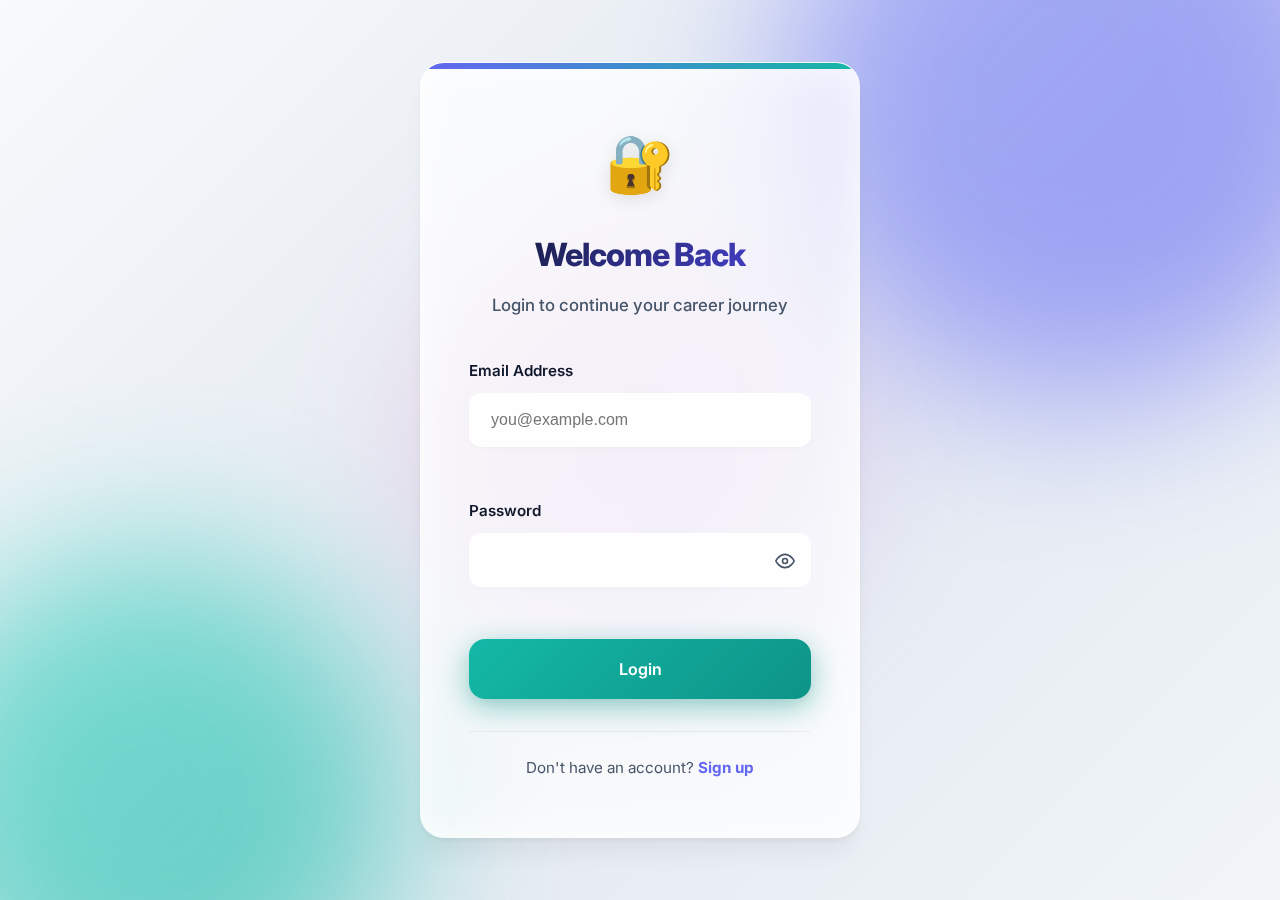
<file: static/login.html>
<!DOCTYPE html>
<html lang="en">

<head>
    <meta charset="UTF-8">
    <meta name="viewport" content="width=device-width, initial-scale=1.0">
    <title>Login - Gradpilot</title>
    <link rel="preconnect" href="https://fonts.googleapis.com">
    <link rel="preconnect" href="https://fonts.gstatic.com" crossorigin>
    <link href="https://fonts.googleapis.com/css2?family=Inter:wght@300;400;500;600;700;800&display=swap"
        rel="stylesheet">
    <link rel="stylesheet" href="styles.css">
</head>

<body>
    <div class="app-background">
        <div class="gradient-orb gradient-orb-1"></div>
        <div class="gradient-orb gradient-orb-2"></div>
        <div class="gradient-orb gradient-orb-3"></div>
    </div>

    <div class="auth-container">
        <div class="glass-card auth-card">
            <div class="auth-header">
                <span class="auth-icon">🔐</span>
                <h2>Welcome Back</h2>
                <p>Login to continue your career journey</p>
            </div>

            <form id="login-form" class="auth-form">
                <div class="form-group">
                    <label for="email">Email Address</label>
                    <input type="email" id="email" required placeholder="you@example.com">
                </div>

                <div class="form-group" style="position: relative;">
                    <label for="password">Password</label>
                    <input type="password" id="password" name="password" required>
                    <button type="button" id="toggle-password" class="password-toggle"
                        aria-label="Toggle password visibility">
                        <svg class="eye-open" width="20" height="20" viewBox="0 0 24 24" fill="none"
                            stroke="currentColor" stroke-width="2">
                            <path d="M1 12s4-8 11-8 11 8 11 8-4 8-11 8-11-8-11-8z"></path>
                            <circle cx="12" cy="12" r="3"></circle>
                        </svg>
                        <svg class="eye-closed" width="20" height="20" viewBox="0 0 24 24" fill="none"
                            stroke="currentColor" stroke-width="2" style="display: none;">
                            <path
                                d="M17.94 17.94A10.07 10.07 0 0 1 12 20c-7 0-11-8-11-8a18.45 18.45 0 0 1 5.06-5.94M9.9 4.24A9.12 9.12 0 0 1 12 4c7 0 11 8 11 8a18.5 18.5 0 0 1-2.16 3.19m-6.72-1.07a3 3 0 1 1-4.24-4.24">
                            </path>
                            <line x1="1" y1="1" x2="23" y2="23"></line>
                        </svg>
                    </button>
                </div>

                <div id="login-error" class="error-message"></div>

                <button type="submit" class="submit-button">
                    <span class="btn-content">Login</span>
                </button>
            </form>

            <div class="auth-footer">
                <p>Don't have an account? <a href="register.html">Sign up</a></p>
            </div>
        </div>
    </div>

    <script src="script.js"></script>
</body>

</html>
</file>
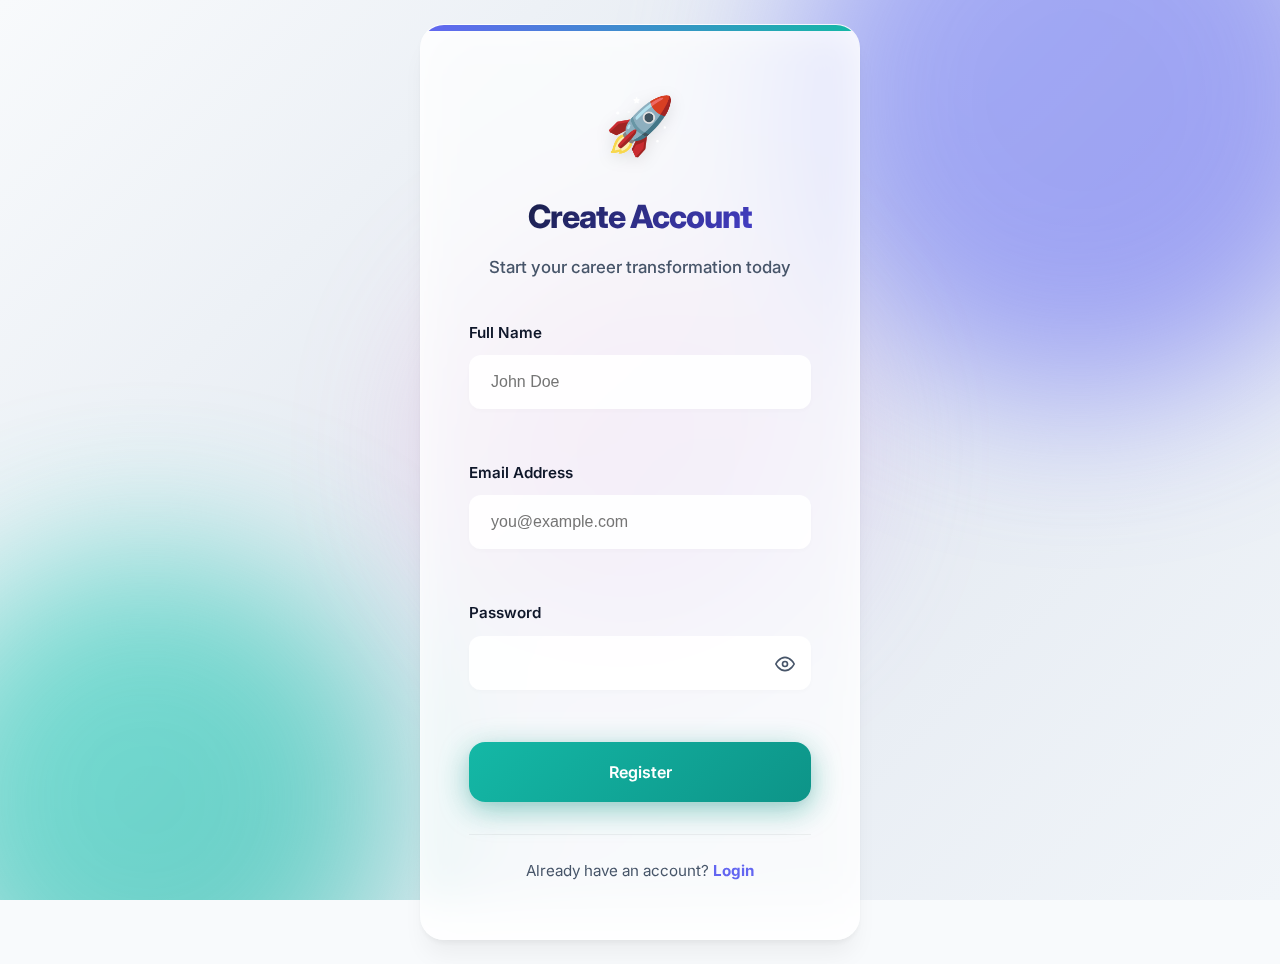
<file: static/register.html>
<!DOCTYPE html>
<html lang="en">

<head>
    <meta charset="UTF-8">
    <meta name="viewport" content="width=device-width, initial-scale=1.0">
    <title>Register - Gradpilot</title>
    <link rel="preconnect" href="https://fonts.googleapis.com">
    <link rel="preconnect" href="https://fonts.gstatic.com" crossorigin>
    <link href="https://fonts.googleapis.com/css2?family=Inter:wght@300;400;500;600;700;800&display=swap"
        rel="stylesheet">
    <link rel="stylesheet" href="styles.css">
</head>

<body>
    <div class="app-background">
        <div class="gradient-orb gradient-orb-1"></div>
        <div class="gradient-orb gradient-orb-2"></div>
        <div class="gradient-orb gradient-orb-3"></div>
    </div>

    <div class="auth-container">
        <div class="glass-card auth-card">
            <div class="auth-header">
                <span class="auth-icon">🚀</span>
                <h2>Create Account</h2>
                <p>Start your career transformation today</p>
            </div>

            <form id="register-form" class="auth-form">
                <div class="form-group">
                    <label for="fullname">Full Name</label>
                    <input type="text" id="fullname" required placeholder="John Doe">
                </div>

                <div class="form-group">
                    <label for="email">Email Address</label>
                    <input type="email" id="email" required placeholder="you@example.com">
                </div>

                <div class="form-group" style="position: relative;">
                    <label for="password">Password</label>
                    <input type="password" id="password" name="password" required>
                    <button type="button" id="toggle-password" class="password-toggle"
                        aria-label="Toggle password visibility">
                        <svg class="eye-open" width="20" height="20" viewBox="0 0 24 24" fill="none"
                            stroke="currentColor" stroke-width="2">
                            <path d="M1 12s4-8 11-8 11 8 11 8-4 8-11 8-11-8-11-8z"></path>
                            <circle cx="12" cy="12" r="3"></circle>
                        </svg>
                        <svg class="eye-closed" width="20" height="20" viewBox="0 0 24 24" fill="none"
                            stroke="currentColor" stroke-width="2" style="display: none;">
                            <path
                                d="M17.94 17.94A10.07 10.07 0 0 1 12 20c-7 0-11-8-11-8a18.45 18.45 0 0 1 5.06-5.94M9.9 4.24A9.12 9.12 0 0 1 12 4c7 0 11 8 11 8a18.5 18.5 0 0 1-2.16 3.19m-6.72-1.07a3 3 0 1 1-4.24-4.24">
                            </path>
                            <line x1="1" y1="1" x2="23" y2="23"></line>
                        </svg>
                    </button>
                </div>

                <div id="register-error" class="error-message"></div>

                <button type="submit" class="submit-button">
                    <span class="btn-content">Register</span>
                </button>
            </form>

            <div class="auth-footer">
                <p>Already have an account? <a href="login.html">Login</a></p>
            </div>
        </div>
    </div>

    <script src="script.js"></script>
</body>

</html>
</file>
<file: static/styles.css>
* {
    margin: 0;
    padding: 0;
    box-sizing: border-box;
}

:root {
    --primary: #6366F1;
    --primary-dark: #4F46E5;
    --primary-darker: #4338CA;
    --primary-light: #818CF8;
    --primary-glow: rgba(99, 102, 241, 0.4);

    --accent: #14B8A6;
    --accent-dark: #0D9488;
    --accent-light: #2DD4BF;
    --accent-glow: rgba(20, 184, 166, 0.4);

    --surface: rgba(255, 255, 255, 0.7);
    --surface-solid: #FFFFFF;
    --surface-elevated: rgba(255, 255, 255, 0.85);

    --bg-primary: #F8FAFC;
    --bg-secondary: #F1F5F9;
    --bg-chat: #F8FAFC;

    --text-primary: #0F172A;
    --text-secondary: #475569;
    --text-tertiary: #94A3B8;

    --border: rgba(148, 163, 184, 0.2);
    --border-focus: rgba(99, 102, 241, 0.5);

    --error: #EF4444;
    --error-light: #FEE2E2;

    --shadow-xs: 0 1px 2px rgba(0, 0, 0, 0.04);
    --shadow-sm: 0 2px 8px rgba(0, 0, 0, 0.04), 0 1px 2px rgba(0, 0, 0, 0.06);
    --shadow-md: 0 4px 16px rgba(0, 0, 0, 0.06), 0 2px 4px rgba(0, 0, 0, 0.04);
    --shadow-lg: 0 8px 32px rgba(0, 0, 0, 0.08), 0 4px 8px rgba(0, 0, 0, 0.04);
    --shadow-xl: 0 16px 48px rgba(0, 0, 0, 0.1), 0 8px 16px rgba(0, 0, 0, 0.06);
    --shadow-glow: 0 0 40px var(--primary-glow);

    --radius-sm: 8px;
    --radius-md: 12px;
    --radius-lg: 16px;
    --radius-xl: 24px;
    --radius-full: 9999px;

    --transition-fast: 150ms cubic-bezier(0.4, 0, 0.2, 1);
    --transition-base: 250ms cubic-bezier(0.4, 0, 0.2, 1);
    --transition-slow: 350ms cubic-bezier(0.4, 0, 0.2, 1);
    --transition-spring: 500ms cubic-bezier(0.175, 0.885, 0.32, 1.275);
}

html {
    scroll-behavior: smooth;
}

body {
    font-family: 'Inter', -apple-system, BlinkMacSystemFont, 'Segoe UI', Roboto, sans-serif;
    background: var(--bg-primary);
    color: var(--text-primary);
    line-height: 1.6;
    min-height: 100vh;
    overflow-x: hidden;
    -webkit-font-smoothing: antialiased;
    -moz-osx-font-smoothing: grayscale;
}

.app-background {
    position: fixed;
    top: 0;
    left: 0;
    right: 0;
    bottom: 0;
    z-index: -1;
    overflow: hidden;
    background: linear-gradient(135deg, #F8FAFC 0%, #E2E8F0 50%, #F1F5F9 100%);
}

.gradient-orb {
    position: absolute;
    border-radius: 50%;
    filter: blur(80px);
    opacity: 0.6;
    animation: float 20s ease-in-out infinite;
}

.gradient-orb-1 {
    width: 600px;
    height: 600px;
    background: linear-gradient(135deg, var(--primary-light), var(--primary));
    top: -200px;
    right: -100px;
    animation-delay: 0s;
}

.gradient-orb-2 {
    width: 500px;
    height: 500px;
    background: linear-gradient(135deg, var(--accent-light), var(--accent));
    bottom: -150px;
    left: -100px;
    animation-delay: -7s;
}

.gradient-orb-3 {
    width: 400px;
    height: 400px;
    background: linear-gradient(135deg, #F472B6, #A78BFA);
    top: 50%;
    left: 50%;
    transform: translate(-50%, -50%);
    animation-delay: -14s;
    opacity: 0.3;
}

@keyframes float {

    0%,
    100% {
        transform: translate(0, 0) scale(1);
    }

    25% {
        transform: translate(30px, -30px) scale(1.05);
    }

    50% {
        transform: translate(-20px, 20px) scale(0.95);
    }

    75% {
        transform: translate(-30px, -20px) scale(1.02);
    }
}

.container {
    width: 100%;
    max-width: 1400px;
    height: 100vh;
    /* Full viewport height */
    display: flex;
    flex-direction: column;
    margin: 0 auto;
    padding: 24px;
    position: relative;
    z-index: 10;
}

.glass-header {
    background: linear-gradient(135deg, var(--primary) 0%, var(--primary-darker) 100%);
    padding: 40px 48px;
    border-radius: var(--radius-xl);
    margin-bottom: 24px;
    position: relative;
    overflow: hidden;
    box-shadow: var(--shadow-xl), 0 0 60px rgba(99, 102, 241, 0.2);
}

.header-content {
    display: flex;
    align-items: center;
    gap: 24px;
    position: relative;
    z-index: 2;
}

.header-badge {
    width: 72px;
    height: 72px;
    background: rgba(255, 255, 255, 0.2);
    backdrop-filter: blur(10px);
    border-radius: var(--radius-lg);
    display: flex;
    align-items: center;
    justify-content: center;
    border: 1px solid rgba(255, 255, 255, 0.3);
    box-shadow: 0 8px 32px rgba(0, 0, 0, 0.1);
}

.badge-icon {
    font-size: 2.5rem;
}

.header-text h1 {
    font-size: 2.25rem;
    font-weight: 800;
    color: white;
    letter-spacing: -0.02em;
    margin-bottom: 4px;
}

.tagline {
    font-size: 1rem;
    font-weight: 400;
    color: rgba(255, 255, 255, 0.85);
    letter-spacing: 0.01em;
}

.header-decoration {
    position: absolute;
    top: 0;
    left: 0;
    right: 0;
    bottom: 0;
    pointer-events: none;
}

.floating-shape {
    position: absolute;
    background: rgba(255, 255, 255, 0.1);
    border-radius: 50%;
}

.shape-1 {
    width: 200px;
    height: 200px;
    top: -80px;
    right: -40px;
    animation: pulse 4s ease-in-out infinite;
}

.shape-2 {
    width: 120px;
    height: 120px;
    bottom: -40px;
    right: 20%;
    animation: pulse 5s ease-in-out infinite;
    animation-delay: -1s;
}

.shape-3 {
    width: 80px;
    height: 80px;
    top: 20%;
    right: 30%;
    animation: pulse 6s ease-in-out infinite;
    animation-delay: -2s;
}

@keyframes pulse {

    0%,
    100% {
        transform: scale(1);
        opacity: 0.1;
    }

    50% {
        transform: scale(1.1);
        opacity: 0.15;
    }
}

.tabs {
    display: flex;
    gap: 12px;
    margin-bottom: 24px;
    position: relative;
    /* Ensure z-index works */
    z-index: 50;
    /* Raise above header/content */
}

.tab-button {
    flex: 1;
    padding: 18px 28px;
    background: var(--surface);
    backdrop-filter: blur(20px);
    border: 1px solid var(--border);
    border-radius: var(--radius-lg);
    font-family: inherit;
    font-size: 0.95rem;
    font-weight: 600;
    color: var(--text-secondary);
    cursor: pointer;
    transition: all var(--transition-base);
    display: flex;
    align-items: center;
    justify-content: center;
    gap: 12px;
    position: relative;
    overflow: hidden;
    box-shadow: var(--shadow-sm);
}

.tab-button::before {
    content: '';
    position: absolute;
    inset: 0;
    background: linear-gradient(135deg, var(--primary), var(--primary-dark));
    opacity: 0;
    transition: opacity var(--transition-base);
}

.tab-button:hover {
    border-color: var(--primary-light);
    transform: translateY(-2px);
    box-shadow: var(--shadow-md);
}

.tab-button:hover .tab-icon {
    transform: scale(1.1);
}

.tab-button.active {
    background: linear-gradient(135deg, var(--primary), var(--primary-dark));
    color: white;
    border-color: transparent;
    box-shadow: var(--shadow-lg), 0 0 30px var(--primary-glow);
}

.tab-button.active .tab-indicator {
    transform: scaleX(1);
}

.tab-icon {
    font-size: 1.5rem;
    transition: transform var(--transition-spring);
    position: relative;
    z-index: 1;
}

.tab-label {
    position: relative;
    z-index: 1;
}

.tab-indicator {
    position: absolute;
    bottom: 0;
    left: 50%;
    transform: translateX(-50%) scaleX(0);
    width: 40px;
    height: 3px;
    background: white;
    border-radius: var(--radius-full);
    transition: transform var(--transition-base);
}

.glass-card {
    background: var(--surface-elevated);
    backdrop-filter: blur(40px);
    border: 1px solid var(--border);
    border-radius: var(--radius-xl);
    padding: 32px;
    box-shadow: var(--shadow-lg);
    min-height: 560px;
}

.tab-content {
    display: none;
    opacity: 0;
}

.tab-content.active {
    display: block;
    animation: contentFadeIn 0.4s var(--transition-base) forwards;
}

@keyframes contentFadeIn {
    from {
        opacity: 0;
        transform: translateY(12px);
    }

    to {
        opacity: 1;
        transform: translateY(0);
    }
}

/* --- Compact Mode Styles --- */
.container {
    transition: padding 0.3s ease;
}

.container.compact-mode {
    padding-top: 12px;
}

/* Hide Main Header in Compact Mode */
.container.compact-mode .glass-header {
    height: 0;
    padding: 0;
    margin: 0;
    opacity: 0;
    overflow: hidden;
    margin-bottom: 0;
    visibility: hidden;
    /* Ensure it's not interactive */
    pointer-events: none;
    /* preventative */
    /* Minimize visual footprint */
}

/* Shrink Tabs in Compact Mode */
.container.compact-mode .tabs {
    gap: 8px;
    margin-bottom: 16px;
    justify-content: center;
    /* Center icons */
}

.container.compact-mode .tab-button {
    flex: 0 0 auto;
    /* Don't stretch */
    padding: 10px 14px;
    /* Minimal padding */
    border-radius: var(--radius-full);
    /* Rounded pills */
}

.container.compact-mode .tab-label {
    display: none;
    /* Hide text, show only icons */
}

.container.compact-mode .tab-icon {
    font-size: 1.25rem;
    transform: none;
    margin: 0;
}

.container.compact-mode .tab-button:hover {
    transform: translateY(-1px);
}

.container.compact-mode .tab-indicator {
    display: none;
    /* Hide indicator in compact Icon mode */
}

.chat-container {
    display: flex;
    /* Ensure display flex is prioritized */
    flex-direction: column;
    /* Height handled by flex in main layout */
    height: 100%;
}

/* Collapse Chat Header in Compact Mode */
.container.compact-mode .chat-header {
    height: 0;
    padding: 0;
    margin: 0;
    opacity: 0;
    overflow: hidden;
    border: none;
    pointer-events: none;
}

.chat-header {
    display: flex;
    justify-content: space-between;
    align-items: center;
    padding-bottom: 20px;
    margin-bottom: 20px;
    border-bottom: 1px solid var(--border);
    transition: all 0.3s ease;
}

.chat-header-info {
    display: flex;
    align-items: center;
    gap: 16px;
}

.chat-avatar-status {
    width: 48px;
    height: 48px;
    background: linear-gradient(135deg, var(--primary), var(--primary-dark));
    border-radius: var(--radius-md);
    display: flex;
    align-items: center;
    justify-content: center;
    position: relative;
    box-shadow: var(--shadow-md);
}

.status-dot {
    width: 12px;
    height: 12px;
    background: var(--accent);
    border-radius: 50%;
    position: absolute;
    bottom: -2px;
    right: -2px;
    border: 2px solid var(--surface-solid);
    animation: statusPulse 2s ease-in-out infinite;
}

@keyframes statusPulse {

    0%,
    100% {
        box-shadow: 0 0 0 0 var(--accent-glow);
    }

    50% {
        box-shadow: 0 0 0 6px transparent;
    }
}

.chat-header-text h2 {
    font-size: 1.25rem;
    font-weight: 700;
    color: var(--text-primary);
    letter-spacing: -0.01em;
}

.online-status {
    font-size: 0.8rem;
    color: var(--accent);
    font-weight: 500;
}

.reset-button {
    display: flex;
    align-items: center;
    gap: 8px;
    padding: 10px 18px;
    background: var(--error-light);
    color: var(--error);
    border: 1px solid transparent;
    border-radius: var(--radius-md);
    font-family: inherit;
    font-size: 0.85rem;
    font-weight: 600;
    cursor: pointer;
    transition: all var(--transition-fast);
}

.reset-button svg {
    width: 16px;
    height: 16px;
}

.reset-button:hover {
    background: var(--error);
    color: white;
    transform: translateY(-1px);
    box-shadow: var(--shadow-md);
}

.chat-messages {
    flex: 1;
    overflow-y: auto;
    padding: 24px;
    background: var(--bg-chat);
    border-radius: var(--radius-lg);
    margin-bottom: 20px;
    border: 1px solid var(--border);
}

.chat-messages::-webkit-scrollbar {
    width: 6px;
}

.chat-messages::-webkit-scrollbar-track {
    background: transparent;
}

.chat-messages::-webkit-scrollbar-thumb {
    background: var(--text-tertiary);
    border-radius: var(--radius-full);
}

.message {
    display: flex;
    gap: 14px;
    margin-bottom: 24px;
    animation: messageSlide 0.3s var(--transition-base);
}

@keyframes messageSlide {
    from {
        opacity: 0;
        transform: translateY(10px);
    }

    to {
        opacity: 1;
        transform: translateY(0);
    }
}

.message-avatar {
    width: 42px;
    height: 42px;
    border-radius: var(--radius-md);
    display: flex;
    align-items: center;
    justify-content: center;
    font-size: 1.4rem;
    flex-shrink: 0;
    box-shadow: var(--shadow-sm);
}

.bot-message .message-avatar {
    background: linear-gradient(135deg, var(--primary), var(--primary-dark));
}

.user-message {
    flex-direction: row-reverse;
}

.user-message .message-avatar {
    background: linear-gradient(135deg, var(--accent), var(--accent-dark));
}

.message-content {
    background: var(--surface-solid);
    padding: 16px 20px;
    border-radius: var(--radius-lg);
    border-bottom-left-radius: var(--radius-sm);
    box-shadow: var(--shadow-sm);
    max-width: 75%;
    border: 1px solid var(--border);
}

.user-message .message-content {
    background: linear-gradient(135deg, var(--primary), var(--primary-dark));
    color: white;
    border-bottom-left-radius: var(--radius-lg);
    border-bottom-right-radius: var(--radius-sm);
    border-color: transparent;
    box-shadow: var(--shadow-md), 0 4px 20px var(--primary-glow);
}

.message-content p {
    margin-bottom: 10px;
    line-height: 1.6;
}

.message-content p:last-child {
    margin-bottom: 0;
}

.message-content ul {
    margin: 12px 0 12px 20px;
}

.message-content li {
    margin-bottom: 6px;
    line-height: 1.5;
}

.typing-indicator {
    display: flex;
    gap: 5px;
    padding: 4px;
    align-items: center;
}

.typing-indicator span {
    width: 8px;
    height: 8px;
    background: var(--primary);
    border-radius: 50%;
    animation: typingBounce 1.4s ease-in-out infinite;
}

.typing-indicator span:nth-child(2) {
    animation-delay: 0.15s;
}

.typing-indicator span:nth-child(3) {
    animation-delay: 0.3s;
}

@keyframes typingBounce {

    0%,
    60%,
    100% {
        transform: translateY(0);
        opacity: 0.4;
    }

    30% {
        transform: translateY(-8px);
        opacity: 1;
    }
}

.chat-input-container {
    display: flex;
    gap: 12px;
    align-items: stretch;
}

.input-wrapper {
    flex: 1;
    position: relative;
}

#chat-input {
    width: 100%;
    padding: 16px 20px;
    background: var(--surface-solid);
    border: 2px solid var(--border);
    border-radius: var(--radius-lg);
    font-family: inherit;
    font-size: 0.95rem;
    color: var(--text-primary);
    transition: all var(--transition-fast);
}

#chat-input::placeholder {
    color: var(--text-tertiary);
}

#chat-input:focus {
    outline: none;
    border-color: var(--primary);
    box-shadow: 0 0 0 4px var(--primary-glow);
}

#chat-input:disabled {
    background: var(--bg-secondary);
    cursor: not-allowed;
    opacity: 0.7;
}

.send-button {
    display: flex;
    align-items: center;
    gap: 10px;
    padding: 16px 28px;
    background: linear-gradient(135deg, var(--primary), var(--primary-dark));
    color: white;
    border: none;
    border-radius: var(--radius-lg);
    font-family: inherit;
    font-size: 0.95rem;
    font-weight: 600;
    cursor: pointer;
    transition: all var(--transition-fast);
    box-shadow: var(--shadow-md), 0 4px 20px var(--primary-glow);
}

.send-button svg {
    width: 18px;
    height: 18px;
    transition: transform var(--transition-fast);
}

.send-button:hover:not(:disabled) {
    transform: translateY(-2px);
    box-shadow: var(--shadow-lg), 0 8px 30px var(--primary-glow);
}

.send-button:hover:not(:disabled) svg {
    transform: translateX(3px);
}

.send-button:active:not(:disabled) {
    transform: translateY(0);
}

.send-button:disabled {
    opacity: 0.6;
    cursor: not-allowed;
    transform: none;
}

.cv-container {
    max-width: 720px;
    margin: 0 auto;
}

.cv-header {
    text-align: center;
    margin-bottom: 40px;
}

.cv-icon-wrapper {
    width: 80px;
    height: 80px;
    background: linear-gradient(135deg, var(--accent), var(--accent-dark));
    border-radius: var(--radius-xl);
    display: flex;
    align-items: center;
    justify-content: center;
    margin: 0 auto 20px;
    box-shadow: var(--shadow-lg), 0 8px 30px var(--accent-glow);
}

.cv-icon {
    font-size: 2.5rem;
}

.cv-header h2 {
    font-size: 1.75rem;
    font-weight: 700;
    color: var(--text-primary);
    letter-spacing: -0.02em;
    margin-bottom: 8px;
}

.cv-description {
    font-size: 1rem;
    color: var(--text-secondary);
    line-height: 1.6;
}

.cv-form {
    margin-bottom: 32px;
}

.form-group {
    margin-bottom: 28px;
}

.form-group label {
    display: flex;
    align-items: center;
    gap: 8px;
    font-size: 0.9rem;
    font-weight: 600;
    color: var(--text-primary);
    margin-bottom: 12px;
}

.label-icon {
    font-size: 1.1rem;
}

.file-input-wrapper {
    position: relative;
}

.file-drop-zone {
    position: relative;
    border: 2px dashed var(--border);
    border-radius: var(--radius-lg);
    padding: 40px 24px;
    text-align: center;
    background: var(--bg-primary);
    transition: all var(--transition-fast);
    cursor: pointer;
}

.file-drop-zone:hover {
    border-color: var(--primary);
    background: rgba(99, 102, 241, 0.04);
}

.file-drop-zone input[type="file"] {
    position: absolute;
    inset: 0;
    opacity: 0;
    cursor: pointer;
    z-index: 2;
    width: 100%;
    height: 100%;
}

.file-drop-content {
    display: flex;
    flex-direction: column;
    align-items: center;
    gap: 12px;
    pointer-events: none;
}

.upload-icon {
    width: 56px;
    height: 56px;
    background: linear-gradient(135deg, var(--primary-light), var(--primary));
    border-radius: var(--radius-md);
    display: flex;
    align-items: center;
    justify-content: center;
    color: white;
}

.drop-text {
    font-size: 0.95rem;
    color: var(--text-secondary);
    font-weight: 500;
}

.file-name {
    font-size: 0.85rem;
    color: var(--primary);
    font-weight: 600;
    padding: 6px 14px;
    background: rgba(99, 102, 241, 0.1);
    border-radius: var(--radius-full);
}

#job-description,
#analysis-job-description {
    width: 100%;
    padding: 18px 20px;
    background: var(--surface-solid);
    border: 2px solid var(--border);
    border-radius: var(--radius-lg);
    font-family: inherit;
    font-size: 0.95rem;
    color: var(--text-primary);
    resize: vertical;
    min-height: 200px;
    transition: all var(--transition-fast);
    line-height: 1.6;
    box-shadow: inset 0 2px 4px rgba(0, 0, 0, 0.02);
}

#job-description::placeholder,
#analysis-job-description::placeholder {
    color: var(--text-tertiary);
}

#job-description:focus,
#analysis-job-description:focus {
    outline: none;
    border-color: var(--primary);
    box-shadow: 0 0 0 4px var(--primary-glow);
    background: white;
}

.submit-button {
    width: 100%;
    padding: 20px 32px;
    background: linear-gradient(135deg, var(--accent), var(--accent-dark));
    color: white;
    border: none;
    border-radius: var(--radius-lg);
    font-family: inherit;
    font-size: 1rem;
    font-weight: 600;
    cursor: pointer;
    transition: all var(--transition-fast);
    position: relative;
    overflow: hidden;
    box-shadow: var(--shadow-lg), 0 8px 30px var(--accent-glow);
}

.btn-content {
    display: flex;
    align-items: center;
    justify-content: center;
    gap: 12px;
    position: relative;
    z-index: 1;
}

.btn-shimmer {
    position: absolute;
    top: 0;
    left: -100%;
    width: 100%;
    height: 100%;
    background: linear-gradient(90deg, transparent, rgba(255, 255, 255, 0.2), transparent);
    transition: left 0.5s ease;
}

.submit-button:hover:not(:disabled) {
    transform: translateY(-3px);
    box-shadow: var(--shadow-xl), 0 12px 40px var(--accent-glow);
}

.submit-button:hover:not(:disabled) .btn-shimmer {
    left: 100%;
}

.submit-button:active:not(:disabled) {
    transform: translateY(-1px);
}

.submit-button:disabled {
    opacity: 0.6;
    cursor: not-allowed;
    transform: none;
}

.cv-result {
    background: var(--surface-solid);
    padding: 32px;
    border-radius: var(--radius-lg);
    border: 1px solid var(--border);
    border-left: 4px solid var(--accent);
    display: none;
    box-shadow: var(--shadow-md);
}

.cv-result.show {
    display: block;
    animation: resultFadeIn 0.5s var(--transition-base);
}

@keyframes resultFadeIn {
    from {
        opacity: 0;
        transform: translateY(20px);
    }

    to {
        opacity: 1;
        transform: translateY(0);
    }
}

.cv-result h2 {
    font-size: 1.5rem;
    font-weight: 700;
    color: var(--primary);
    margin: 28px 0 16px;
    letter-spacing: -0.01em;
}

.cv-result h2:first-child {
    margin-top: 0;
}

.cv-result h3 {
    font-size: 1.15rem;
    font-weight: 600;
    color: var(--text-primary);
    margin: 24px 0 12px;
}

.cv-result p {
    margin-bottom: 16px;
    line-height: 1.8;
    color: var(--text-secondary);
}

.cv-result ul,
.cv-result ol {
    margin: 16px 0 16px 24px;
}

.cv-result li {
    margin-bottom: 10px;
    line-height: 1.7;
    color: var(--text-secondary);
}

.cv-result strong {
    color: var(--primary);
    font-weight: 600;
}

.cv-result code {
    background: var(--bg-secondary);
    padding: 2px 8px;
    border-radius: var(--radius-sm);
    font-size: 0.9em;
}

.loading-overlay {
    position: fixed;
    inset: 0;
    background: rgba(15, 23, 42, 0.6);
    backdrop-filter: blur(8px);
    display: none;
    align-items: center;
    justify-content: center;
    z-index: 1000;
}

.loading-overlay.show {
    display: flex;
}

.loading-content {
    text-align: center;
}

.spinner {
    width: 64px;
    height: 64px;
    position: relative;
    margin: 0 auto 24px;
}

.spinner-ring {
    position: absolute;
    inset: 0;
    border-radius: 50%;
    border: 3px solid transparent;
    animation: spinnerRotate 1.5s ease-in-out infinite;
}

.spinner-ring:nth-child(1) {
    border-top-color: var(--primary);
    animation-delay: 0s;
}

.spinner-ring:nth-child(2) {
    border-right-color: var(--accent);
    animation-delay: 0.15s;
}

.spinner-ring:nth-child(3) {
    border-bottom-color: var(--primary-light);
    animation-delay: 0.3s;
}

@keyframes spinnerRotate {
    0% {
        transform: rotate(0deg);
    }

    100% {
        transform: rotate(360deg);
    }
}

.loading-overlay p {
    color: white;
    font-size: 1.15rem;
    font-weight: 600;
    margin-bottom: 8px;
}

.loading-subtext {
    color: rgba(255, 255, 255, 0.7);
    font-size: 0.9rem;
}

@media (max-width: 768px) {
    .container {
        padding: 16px;
    }

    .glass-header {
        padding: 28px 24px;
        border-radius: var(--radius-lg);
    }

    .header-content {
        flex-direction: column;
        text-align: center;
        gap: 16px;
    }

    .header-badge {
        width: 64px;
        height: 64px;
    }

    .badge-icon {
        font-size: 2rem;
    }

    .header-text h1 {
        font-size: 1.75rem;
    }

    .tabs {
        flex-direction: column;
        gap: 10px;
    }

    .tab-button {
        padding: 16px 20px;
    }

    .glass-card {
        padding: 20px;
        border-radius: var(--radius-lg);
    }

    .chat-container {
        height: 480px;
    }

    .chat-header {
        flex-direction: column;
        gap: 16px;
        align-items: flex-start;
    }

    .reset-button {
        width: 100%;
        justify-content: center;
    }

    .chat-messages {
        padding: 16px;
    }

    .message-content {
        max-width: 85%;
        padding: 14px 16px;
    }

    .chat-input-container {
        flex-direction: column;
        gap: 10px;
    }

    .send-button {
        width: 100%;
        justify-content: center;
    }

    .cv-header h2 {
        font-size: 1.5rem;
    }

    .cv-icon-wrapper {
        width: 64px;
        height: 64px;
    }

    .cv-icon {
        font-size: 2rem;
    }

    .file-drop-zone {
        padding: 28px 20px;
    }

    .cv-result {
        padding: 24px;
    }
}

@media (max-width: 480px) {
    .header-text h1 {
        font-size: 1.5rem;
    }

    .tagline {
        font-size: 0.9rem;
    }

    .message-avatar {
        width: 36px;
        height: 36px;
        font-size: 1.2rem;
    }

    .message-content {
        padding: 12px 14px;
        font-size: 0.9rem;
    }

    #chat-input {
        padding: 14px 16px;
    }

    .send-button {
        padding: 14px 20px;
    }
}

/* Auth Pages Styles */
.auth-container {
    display: flex;
    align-items: center;
    justify-content: center;
    min-height: 100vh;
    padding: 24px;
    position: relative;
    z-index: 1;
}

.auth-card {
    width: 100%;
    max-width: 440px;
    min-height: auto;
    padding: 56px 48px;
    display: flex;
    flex-direction: column;
    background: rgba(255, 255, 255, 0.7);
    backdrop-filter: blur(20px);
    -webkit-backdrop-filter: blur(20px);
    border: 1px solid rgba(255, 255, 255, 0.5);
    border-radius: 24px;
    box-shadow:
        0 4px 6px -1px rgba(0, 0, 0, 0.05),
        0 20px 25px -5px rgba(0, 0, 0, 0.05),
        0 8px 10px -6px rgba(0, 0, 0, 0.01),
        inset 0 0 40px rgba(255, 255, 255, 0.8);
    position: relative;
    overflow: hidden;
}

.auth-card::before {
    content: '';
    position: absolute;
    top: 0;
    left: 0;
    right: 0;
    height: 6px;
    background: linear-gradient(90deg, var(--primary), var(--accent));
}

.auth-header {
    text-align: center;
    margin-bottom: 40px;
}

.auth-icon {
    font-size: 3.5rem;
    margin-bottom: 20px;
    display: inline-block;
    filter: drop-shadow(0 4px 8px rgba(0, 0, 0, 0.1));
    animation: bounce 2s infinite;
}

@keyframes bounce {

    0%,
    100% {
        transform: translateY(0);
    }

    50% {
        transform: translateY(-10px);
    }
}

.auth-header h2 {
    font-size: 2rem;
    font-weight: 800;
    color: var(--text-primary);
    margin-bottom: 12px;
    letter-spacing: -0.03em;
    background: linear-gradient(135deg, var(--text-primary) 0%, var(--primary-dark) 100%);
    -webkit-background-clip: text;
    background-clip: text;
    -webkit-text-fill-color: transparent;
}

.auth-header p {
    color: var(--text-secondary);
    font-size: 1.05rem;
    font-weight: 500;
}

.auth-form {
    display: flex;
    flex-direction: column;
    gap: 24px;
}

.auth-form .form-group input {
    width: 100%;
    padding: 16px 20px;
    background: rgba(255, 255, 255, 0.9);
    border: 2px solid transparent;
    border-radius: 12px;
    font-size: 1rem;
    color: var(--text-primary);
    transition: all 0.2s ease;
    box-shadow: 0 2px 4px rgba(0, 0, 0, 0.02);
}

.auth-form .form-group input:focus {
    background: #fff;
    border-color: var(--primary);
    box-shadow: 0 0 0 4px var(--primary-glow);
    outline: none;
}

.auth-form .form-group label {
    font-size: 0.95rem;
    font-weight: 600;
    color: var(--text-primary);
    margin-bottom: 10px;
    display: block;
}

.password-toggle {
    position: absolute;
    right: 12px;
    bottom: 12px;
    background: none;
    border: none;
    padding: 4px;
    cursor: pointer;
    color: var(--text-secondary);
    display: flex;
    align-items: center;
    justify-content: center;
    transition: color 0.2s;
    z-index: 10;
}

/* Main Layout for Split Screen */
.main-layout {
    display: flex;
    gap: 24px;
    flex: 1;
    /* Take remaining space */
    min-height: 0;
    /* Allow shrinking for scrolling */
    position: relative;
    width: 100%;
    max-width: 1400px;
    /* Increased max-width to accommodate side panel */
    margin: 0 auto;
    padding-bottom: 24px;
}

.content.glass-card {
    flex: 1;
    transition: all 0.4s cubic-bezier(0.4, 0, 0.2, 1);
    padding: 24px;
    display: flex;
    flex-direction: column;
    overflow-y: auto;
    /* Enable scrolling */
    overflow-x: hidden;
    /* Flex properties handled in main-layout context now */
    min-width: 0;
    /* Prevent flex overflow */
}

/* Artifact Side Panel */
.artifact-panel {
    width: 0;
    opacity: 0;
    visibility: hidden;
    overflow: hidden;
    display: flex;
    flex-direction: column;
    transition: all 0.4s cubic-bezier(0.4, 0, 0.2, 1);
    background: rgba(255, 255, 255, 0.7);
    backdrop-filter: blur(20px);
    -webkit-backdrop-filter: blur(20px);
    border-radius: 24px;
    box-shadow: -5px 0 25px rgba(0, 0, 0, 0.05);
    /* Softer shadow */
    border-left: 1px solid var(--border);
    min-height: 0;
    /* CRITICAL: Allows flex child to shrink and scroll */
}

.artifact-panel.open {
    width: 50%;
    opacity: 1;
    visibility: visible;
    margin-left: 0;
    padding: 0;
}

.artifact-header {
    display: flex;
    justify-content: space-between;
    align-items: center;
    padding: 12px 20px;
    border-bottom: 1px solid var(--border);
    background: rgba(255, 255, 255, 0.8);
    backdrop-filter: blur(10px);
}

.artifact-header h3 {
    margin: 0;
    font-size: 0.95rem;
    font-weight: 600;
    color: var(--text-secondary);
    text-transform: uppercase;
    letter-spacing: 0.05em;
    display: flex;
    align-items: center;
    gap: 8px;
}

/* Artifact Card in Analysis View */
.artifact-card {
    display: flex;
    align-items: center;
    gap: 16px;
    background: var(--surface-solid);
    border: 1px solid var(--border);
    border-radius: 12px;
    padding: 16px;
    margin-bottom: 24px;
    transition: all 0.2s ease;
}

.artifact-card:hover {
    border-color: var(--primary);
    box-shadow: 0 4px 12px rgba(0, 0, 0, 0.05);
    transform: translateY(-1px);
}

.artifact-icon {
    width: 40px;
    height: 40px;
    background: var(--bg-secondary);
    border-radius: 8px;
    display: flex;
    align-items: center;
    justify-content: center;
    color: var(--primary);
}

.artifact-info {
    flex: 1;
}

.artifact-title {
    font-weight: 600;
    color: var(--text-primary);
    margin-bottom: 2px;
}

.artifact-meta {
    font-size: 0.85rem;
    color: var(--text-tertiary);
}

.artifact-arrow {
    color: var(--text-tertiary);
}

.close-btn {
    background: none;
    border: none;
    cursor: pointer;
    color: var(--text-secondary);
    padding: 4px;
    border-radius: 50%;
    transition: all 0.2s;
    display: flex;
    align-items: center;
    justify-content: center;
}

.close-btn:hover {
    background: rgba(0, 0, 0, 0.05);
    color: var(--error);
}

.artifact-content {
    flex: 1;
    width: 100%;
    height: 100%;
    padding: 0;
    overflow-y: auto;
    /* Allow scrolling for Text/HTML content */
    background: #f8f9fa;
    /* Light background for PDF contrast */
}

#pdf-viewer {
    width: 100%;
    height: 100%;
    border: none;
}

/* Adjustments when side panel is open */
.main-layout.has-artifact .content.glass-card {
    width: 50%;
}

/* Ensure container allows expansion */
.container {
    max-width: 1400px;
}

.password-toggle:hover {
    color: var(--primary);
}

.auth-footer {
    text-align: center;
    margin-top: 32px;
    padding-top: 24px;
    border-top: 1px solid rgba(0, 0, 0, 0.05);
    font-size: 0.95rem;
    color: var(--text-secondary);
}

.auth-footer a {
    color: var(--primary);
    text-decoration: none;
    font-weight: 700;
    transition: color 0.2s;
}

.auth-footer a:hover {
    color: var(--primary-dark);
    text-decoration: underline;
}

.error-message {
    color: #b91c1c;
    background-color: #fef2f2;
    padding: 14px;
    border-radius: 12px;
    font-size: 0.9rem;
    font-weight: 500;
    margin-bottom: 20px;
    display: none;
    border: 1px solid #fecaca;
    text-align: center;
}
</file>
